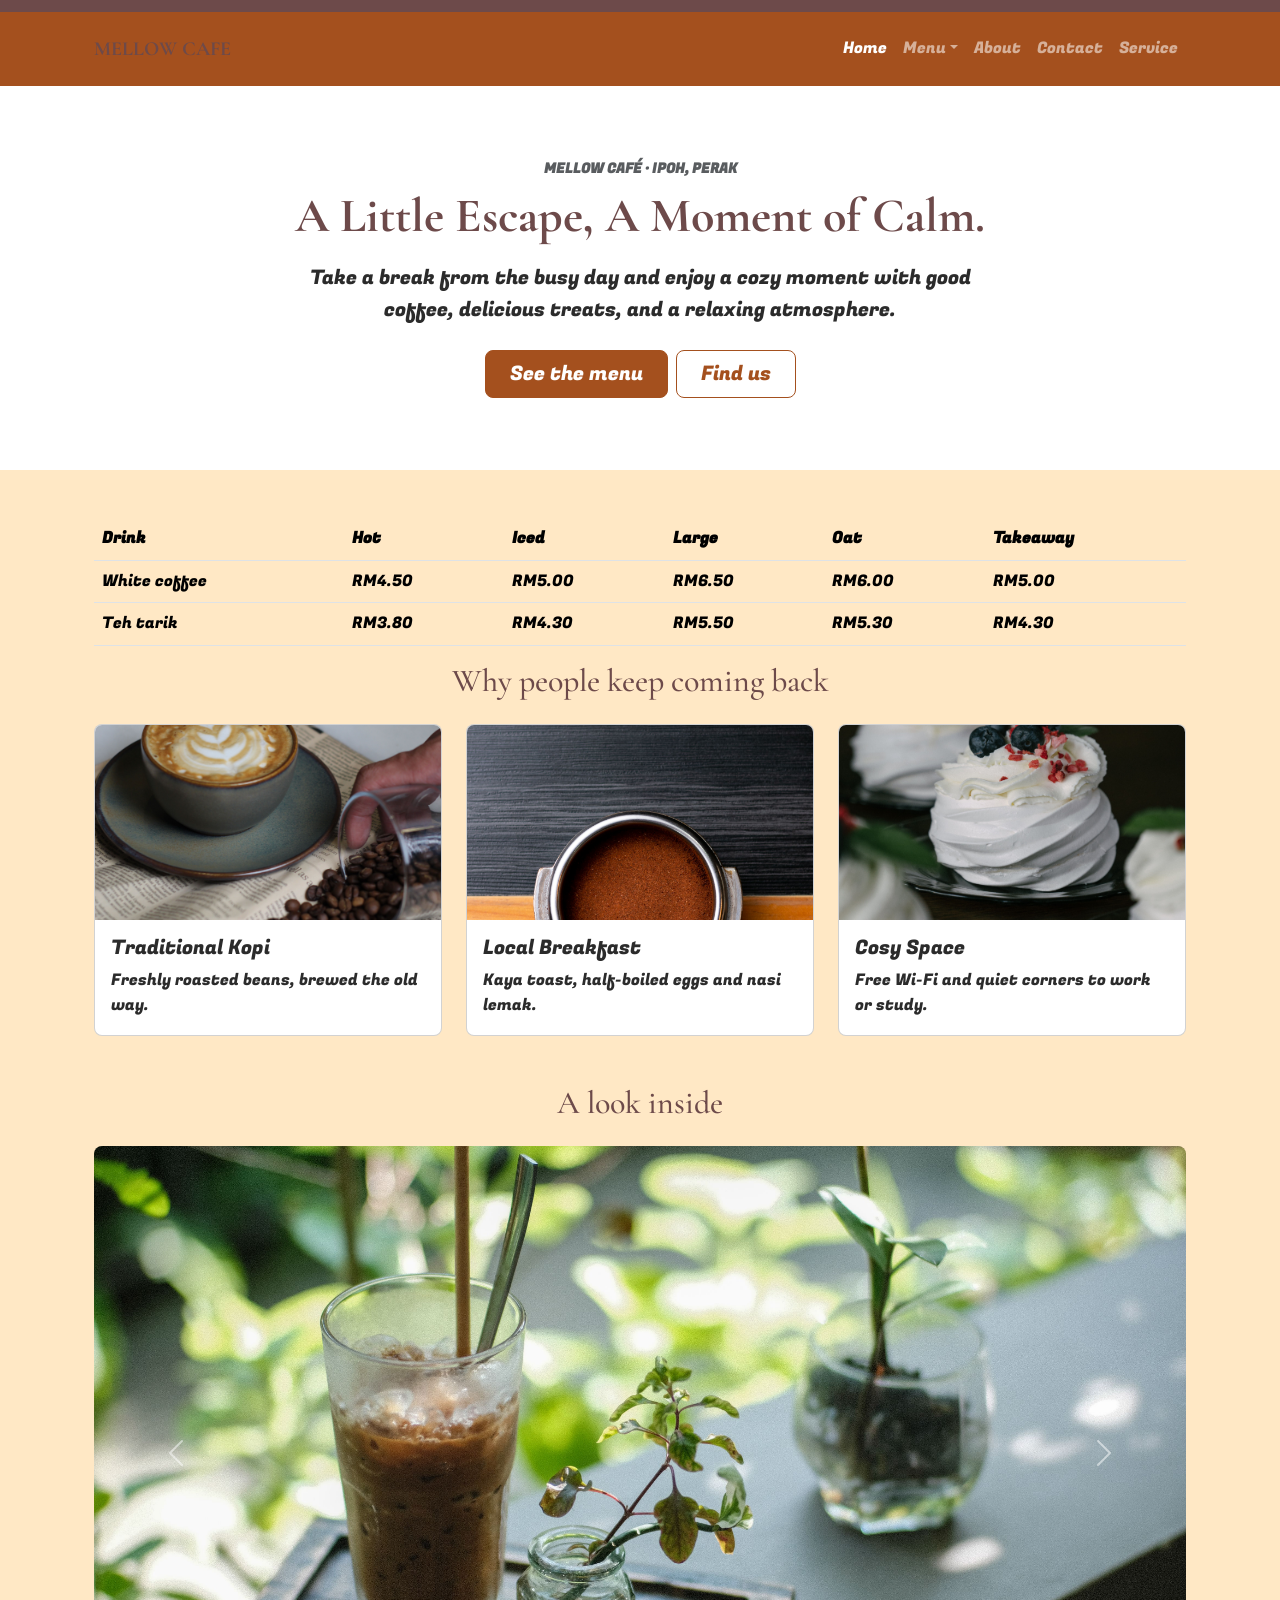
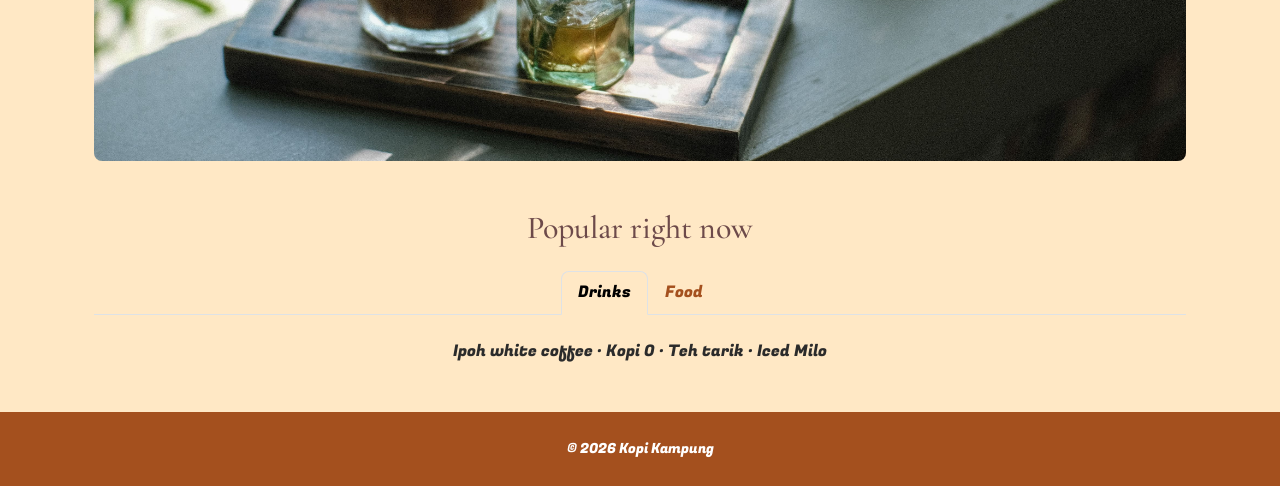
<file: index.html>
<!DOCTYPE html>
<html lang="en">
<head>
  <meta charset="UTF-8">
  <meta name="viewport" content="width=device-width, initial-scale=1">
  <title>Kopi Kampung | Home</title>

<link rel="preconnect" href="https://fonts.googleapis.com">
<link rel="preconnect" href="https://fonts.gstatic.com" crossorigin>
<link
  href="https://fonts.googleapis.com/css2?family=Cormorant+Garamond:ital,wght@0,300..700;1,300..700&family=Fugaz+One&display=swap"
  rel="stylesheet">

  <link href="css/bootstrap.min.css" rel="stylesheet">
  <link href="css/style.css" rel="stylesheet">
</head>
<body>

<nav class="navbar navbar-expand-lg bg-dark sticky-top" data-bs-theme="dark">
  <div class="container">
    <a class="navbar-brand fw-bold" href="index.html">MELLOW CAFE</a>
    <button class="navbar-toggler" type="button" data-bs-toggle="collapse" data-bs-target="#mainNav"
      aria-controls="mainNav" aria-expanded="false" aria-label="Toggle navigation">
      <span class="navbar-toggler-icon"></span>
    </button>
    <div class="collapse navbar-collapse" id="mainNav">
     <ul class="navbar-nav ms-auto mb-2 mb-lg-0">
<li class="nav-item">
  <a class="nav-link active" aria-current="page" href="index.html">Home</a>
</li>

<li class="nav-item dropdown">
  <a class="nav-link dropdown-toggle" href="#" role="button" data-bs-toggle="dropdown" aria-expanded="false">Menu</a>
  <ul class="dropdown-menu">
    <li><a class="dropdown-item" href="menu-drinks.html">Drinks</a></li>
    <li><a class="dropdown-item" href="menu-food.html">Food</a></li>
    <li><a class="dropdown-item" href="menu-dessert.html">Dessert</a></li>
  </ul>
</li>

<li class="nav-item">
  <a class="nav-link" href="about.html">About</a>
</li>
<li class="nav-item">
  <a class="nav-link" href="contact.html">Contact</a>
</li>
<li class="nav-item">
  <a class="nav-link" href="contact.html">Service</a>
</li>
</ul>
    </div>
  </div>
</nav>

<header class="bg-body-tertiary py-5">
  <div class="container py-lg-4">
    <div class="row justify-content-center">
      <div class="col-12 col-lg-8 text-center">
        <p class="text-uppercase small fw-semibold text-body-secondary mb-2">Mellow café · Ipoh, Perak</p>
        <h1 class="display-5 fw-bold mb-3">A Little Escape, A Moment of Calm.</h1>
        <p class="lead mb-4">Take a break from the busy day and enjoy a cozy moment with good coffee, delicious treats, and a relaxing atmosphere.</p>
        <div class="d-grid gap-2 d-sm-flex justify-content-sm-center">
          <a href="menu-drinks.html" class="btn btn-primary btn-lg px-4">See the menu</a>
        
          <button type="button" class="btn btn-outline-primary btn-lg px-4" data-bs-toggle="modal"
            data-bs-target="#findUsModal">Find us</button>
        </div>
      </div>
    </div>
  </div>
</header>

  <main class="container my-5">

   

    <div class="table-responsive">
      <table class="table">
        <tr>
          <th>Drink</th>
          <th>Hot</th>
          <th>Iced</th>
          <th>Large</th>
          <th>Oat</th>
          <th>Takeaway</th>
        </tr>
        <tr>
          <td>White coffee</td>
          <td>RM4.50</td>
          <td>RM5.00</td>
          <td>RM6.50</td>
          <td>RM6.00</td>
          <td>RM5.00</td>
        </tr>
        <tr>
          <td>Teh tarik</td>
          <td>RM3.80</td>
          <td>RM4.30</td>
          <td>RM5.50</td>
          <td>RM5.30</td>
          <td>RM4.30</td>
        </tr>
      </table>
    </div>


    <h2 class="text-center mb-4">
      Why people keep coming back
    </h2>
    <div class="row g-4">
      <div class="col-12 col-md-6 col-lg-4">
        <div class="card h-100">
          <img src="images/coffee-bean.jpg" class="card-img-top" alt="Kopi on a marble table">
          <div class="card-body">
            <h3 class="card-title h5">Traditional Kopi</h3>
            <p class="card-text">Freshly roasted beans, brewed the old way.</p>
          </div>
        </div>
      </div>
      <div class="col-12 col-md-6 col-lg-4">
      <div class="card h-100">
        <img src="images/coffee-powder.jpg" class="card-img-top" alt="Kaya toast with butter">
        <div class="card-body">
          <h3 class="card-title h5">Local Breakfast</h3>
          <p class="card-text">Kaya toast, half-boiled eggs and nasi lemak.</p>
        </div>
      </div>
      </div>
      <div class="col-12 col-md-12 col-lg-4">
      <div class="card h-100">
        <img src="images/idk-jpg.jpg" class="card-img-top" alt="Old patterned floor tiles">
        <div class="card-body">
          <h3 class="card-title h5">Cosy Space</h3>
          <p class="card-text">Free Wi-Fi and quiet corners to work or study.</p>
        </div>
      </div>
      </div>
    
    </div>

<!-- CAROUSEL: photos that slide -->
<h2 class="text-center mt-5 mb-4">A look inside</h2>
<div id="shopCarousel" class="carousel slide" data-bs-ride="carousel">
  <div id="shopCarousel" class="carousel slide carousel-fade" data-bs-ride="carousel" data-bs-interval="2000">
  <div class="carousel-inner rounded">
    <div class="carousel-item active">
      <img src="images/cofee-tea.jpg" class="d-block w-100" alt="Kopi Kampung shopfront">
    </div>
    
    <div class="carousel-item">
      <img src="images/matcha-swissrow.jpg" class="d-block w-100" alt="Front counter">
    </div>
    <div class="carousel-item">
      <img src="images/chocolate-cake.jpg" class="d-block w-100" alt="Charcoal roaster">
    </div>
  </div>

<button class="carousel-control-prev" type="button" data-bs-target="#shopCarousel" data-bs-slide="prev">
  <span class="carousel-control-prev-icon" aria-hidden="true"></span>
  <span class="visually-hidden">Previous</span>
</button>
<button class="carousel-control-next" type="button" data-bs-target="#shopCarousel" data-bs-slide="next">
  <span class="carousel-control-next-icon" aria-hidden="true"></span>
  <span class="visually-hidden">Next</span>
</button>

</div>


<!-- TABS: one panel at a time -->
<h2 class="text-center mt-5 mb-4">Popular right now</h2>
<ul class="nav nav-tabs justify-content-center">
  <li class="nav-item">
    <button class="nav-link active" type="button" data-bs-toggle="tab" data-bs-target="#drinks">Drinks</button>

  </li>
  <li class="nav-item">
    <button class="nav-link" type="button" data-bs-toggle="tab" data-bs-target="#food">Food</button>

  </li>
</ul>

<div class="tab-content pt-4 text-center">
  <div class="tab-pane fade show active" id="drinks">
    <p>Ipoh white coffee · Kopi O · Teh tarik · Iced Milo</p>
  </div>
  <div class="tab-pane fade" id="food">
    <p>Kaya butter toast · Half-boiled eggs · Nasi lemak</p>
  </div>
</div>

  </main>

  <footer class="bg-dark text-white py-4">
    <div class="container text-center">
      <small>&copy; 2026 Kopi Kampung</small>
    </div>
  </footer>

<!-- 5. MODAL: opens from the Find us button -->
<div class="modal fade" id="findUsModal" tabindex="-1"
aria-labelledby="findUsTitle" aria-hidden="true">
<div class="modal-dialog modal-dialog-centered">
<div class="modal-content">
<div class="modal-header">
<h2 class="modal-title h5" id="findUsTitle">Find us</h2>
<button type="button" class="btn-close" data-bs-dismiss="modal" aria-label="Close"></button>
</div>
<div class="modal-body">
<p class="mb-1"><b>Ipoh Old Town, Perak</b></p>
<p>Open daily, 7 am to 6 pm. Closed on Tuesdays.</p>
<a href="contact.html" class="btn btn-primary">Send us a message</a>
</div>
</div>
</div>
</div>

  
  <script src="js/bootstrap.bundle.min.js"></script>
  <script src="js/script.js"></script>
</body>
</html>
</file>
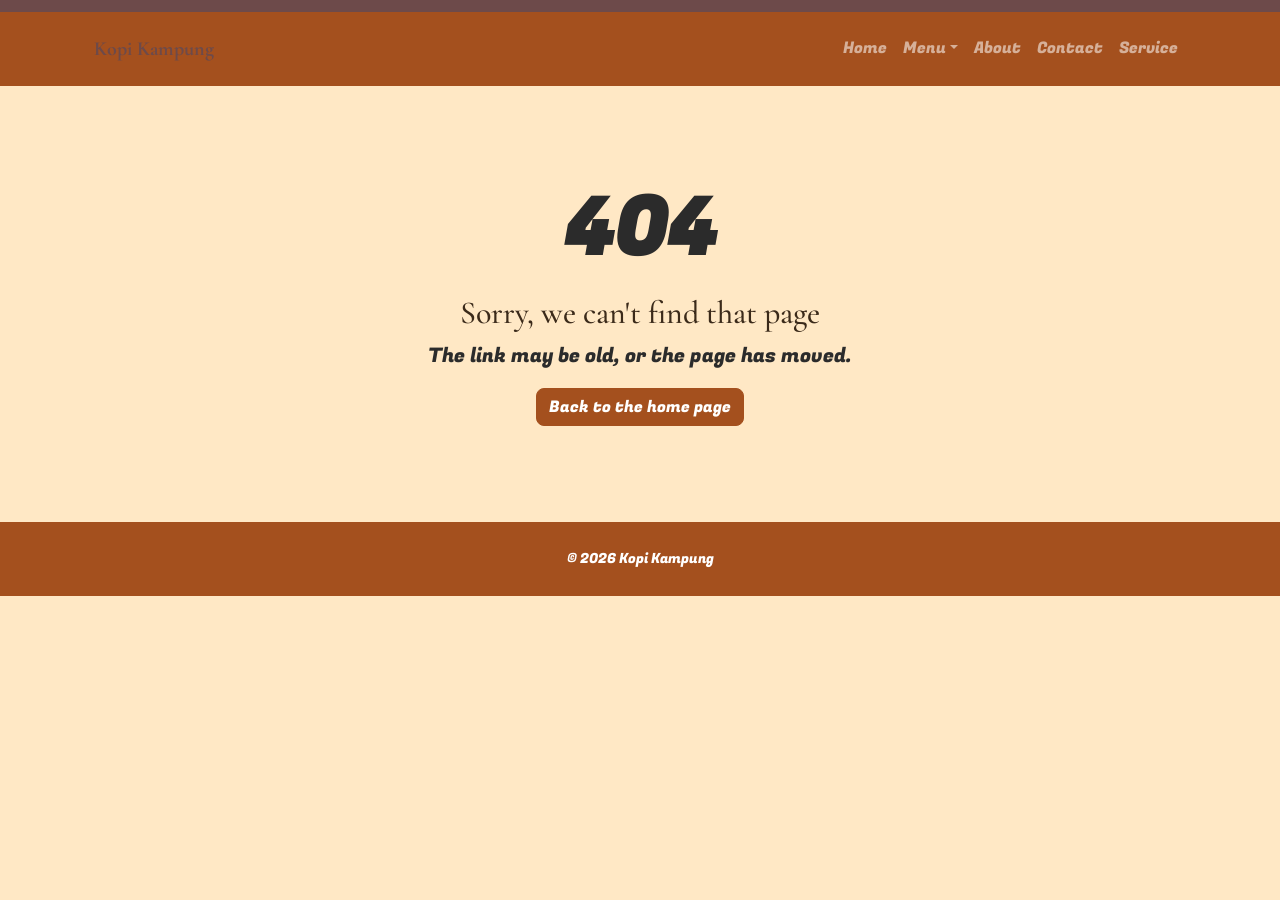
<file: about.html>
<!DOCTYPE html>
<html lang="en">
<head>
  <meta charset="UTF-8">
  <meta name="viewport" content="width=device-width, initial-scale=1">
  <title>Page not found . Kopi Kampung</title>

<link rel="preconnect" href="https://fonts.googleapis.com">
<link rel="preconnect" href="https://fonts.gstatic.com" crossorigin>
<link
  href="https://fonts.googleapis.com/css2?family=Cormorant+Garamond:ital,wght@0,300..700;1,300..700&family=Fugaz+One&display=swap"
  rel="stylesheet">

  <link href="css/bootstrap.min.css" rel="stylesheet">
  <link href="css/style.css" rel="stylesheet">
</head>
<body>

<nav class="navbar navbar-expand-lg bg-dark sticky-top" data-bs-theme="dark">
  <div class="container">
    <a class="navbar-brand fw-bold" href="index.html">Kopi Kampung</a>
    <button class="navbar-toggler" type="button" data-bs-toggle="collapse" data-bs-target="#mainNav"
      aria-controls="mainNav" aria-expanded="false" aria-label="Toggle navigation">
      <span class="navbar-toggler-icon"></span>
    </button>
    <div class="collapse navbar-collapse" id="mainNav">
     <ul class="navbar-nav ms-auto mb-2 mb-lg-0">
<li class="nav-item">
  <a class="nav-link"  href="index.html">Home</a>
</li>

<li class="nav-item dropdown">
  <a class="nav-link dropdown-toggle" href="#" role="button" data-bs-toggle="dropdown" aria-expanded="false">Menu</a>
  <ul class="dropdown-menu">
    <li><a class="dropdown-item" href="menu-drinks.html">Drinks</a></li>
    <li><a class="dropdown-item" href="menu-food.html">Food</a></li>
    <li><a class="dropdown-item" href="menu-dessert.html">Dessert</a></li>
  </ul>
</li>

<li class="nav-item">
  <a class="nav-link " href="about.html">About</a>
</li>
<li class="nav-item">
  <a class="nav-link" href="contact.html">Contact</a>
</li>
<li class="nav-item">
  <a class="nav-link" href="contact.html">Service</a>
</li>
</ul>
    </div>
  </div>
</nav>


  <main class="container my-5">

    <section class="text-center py-5">
      <p class="display-1 fw-bold">404</p>
      <h1 class="h2">Sorry, we can't find that page</h1>
      <p class="lead">
        The link may be old, or the page has moved.
      </p>
      <a href="index.html" class="btn btn-primary">
        Back to the home page
      </a>
    </section>



  </main>

  <footer class="bg-dark text-white py-4">
    <div class="container text-center">
      <small>&copy; 2026 Kopi Kampung</small>
    </div>
  </footer>

  <script src="js/bootstrap.bundle.min.js"></script&gt;
  <script src="js/script.js"></script>
</body>
</html>
</file>
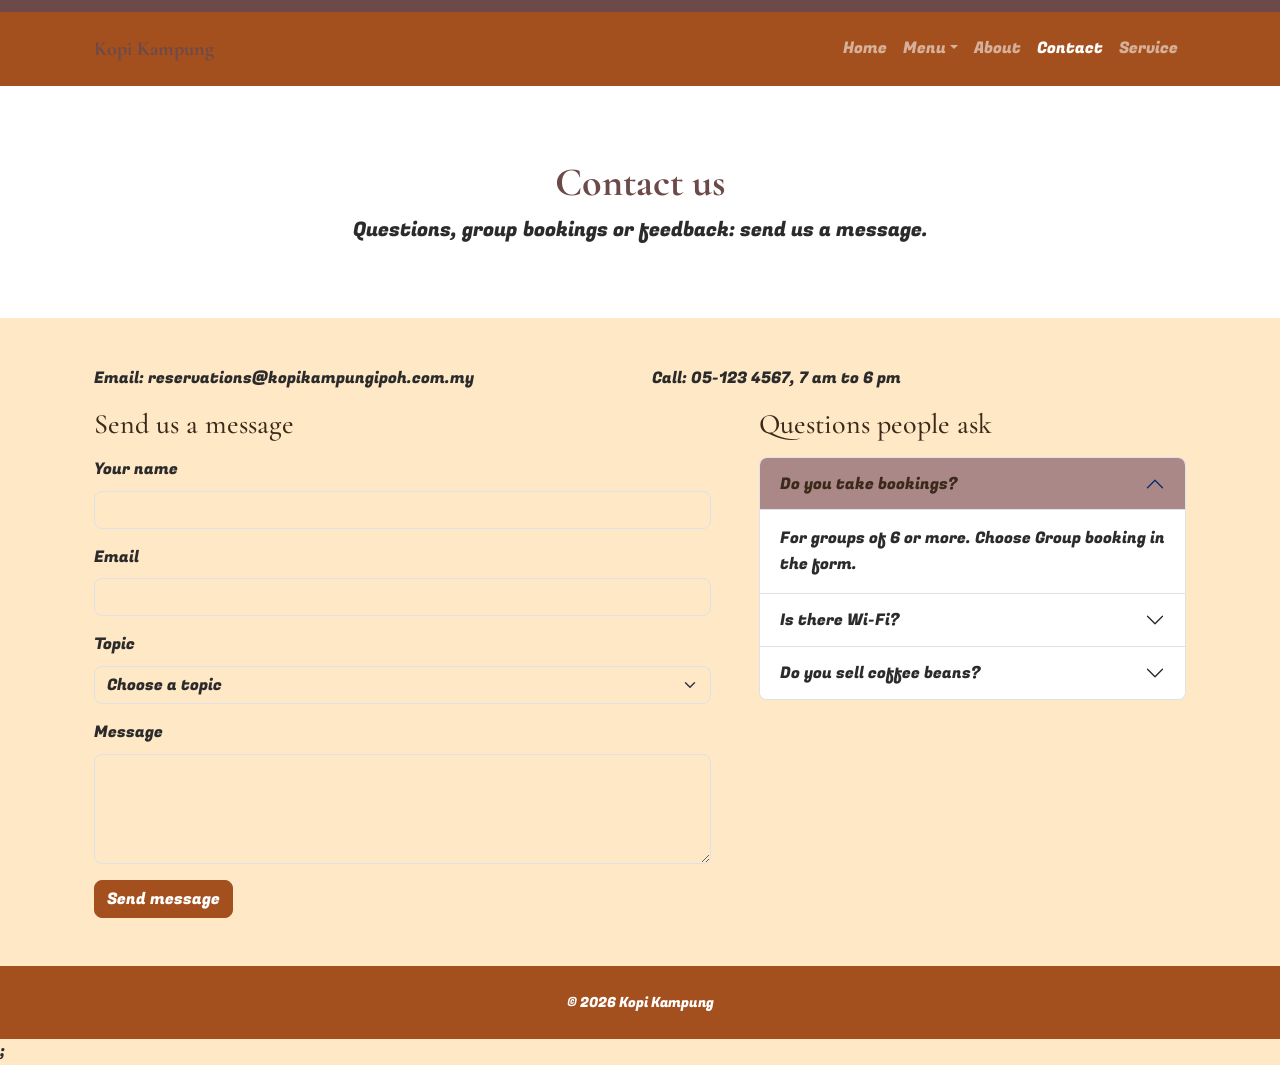
<file: contact.html>
<!DOCTYPE html>
<html lang="en">
<head>
  <meta charset="UTF-8">
  <meta name="viewport" content="width=device-width, initial-scale=1">
  <title>Kopi Kampung | Contact</title>

<link rel="preconnect" href="https://fonts.googleapis.com">
<link rel="preconnect" href="https://fonts.gstatic.com" crossorigin>
<link
  href="https://fonts.googleapis.com/css2?family=Cormorant+Garamond:ital,wght@0,300..700;1,300..700&family=Fugaz+One&display=swap"
  rel="stylesheet">

  <link href="css/bootstrap.min.css" rel="stylesheet">
  <link href="css/style.css" rel="stylesheet">
</head>
<body>

<nav class="navbar navbar-expand-lg bg-dark sticky-top" data-bs-theme="dark">
  <div class="container">
    <a class="navbar-brand fw-bold" href="index.html">Kopi Kampung</a>
    <button class="navbar-toggler" type="button" data-bs-toggle="collapse" data-bs-target="#mainNav"
      aria-controls="mainNav" aria-expanded="false" aria-label="Toggle navigation">
      <span class="navbar-toggler-icon"></span>
    </button>
    <div class="collapse navbar-collapse" id="mainNav">
     <ul class="navbar-nav ms-auto mb-2 mb-lg-0">
<li class="nav-item">
  <a class="nav-link"  href="index.html">Home</a>
</li>

<li class="nav-item dropdown">
  <a class="nav-link dropdown-toggle" href="#" role="button" data-bs-toggle="dropdown" aria-expanded="false">Menu</a>
  <ul class="dropdown-menu">
    <li><a class="dropdown-item" href="menu-drinks.html">Drinks</a></li>
    <li><a class="dropdown-item" href="menu-food.html">Food</a></li>
    <li><a class="dropdown-item" href="menu-dessert.html">Dessert</a></li>
  </ul>
</li>

<li class="nav-item">
  <a class="nav-link " href="about.html">About</a>
</li>
<li class="nav-item">
  <a class="nav-link active" aria-current="page" href="contact.html">Contact</a>
</li>
<li class="nav-item">
  <a class="nav-link" href="service.html">Service</a>
</li>
</ul>
    </div>
  </div>
</nav>

<header class="bg-body-tertiary py-5">
  <div class="container py-lg-4">
    <div class="row justify-content-center">
      <div class="col-12 col-lg-8 text-center">
      <h1 class="display-6 fw-bold">Contact us</h1>
      <p class="lead mb-0">Questions, group bookings or feedback: send us a message.</p>
        
      </div>
    </div>
  </div>
</header>

  <main class="container my-5">

     <!-- PRACTICE: a long email in a narrow column -->
    <div class="row">
      <div class="col-6">
        <p class="text-break">Email: reservations@kopikampungipoh.com.my</p>
      </div>
      <div class="col-6">
        <p>Call: 05-123 4567, 7 am to 6 pm</p>
      </div>
    </div>

    <div class="row g-4 g-lg-5">
      <!-- 3a. CONTACT FORM: checked by js/script.js -->
      <div class="col-12 col-lg-7">

        <h2 class="h3 mb-3">Send us a message</h2>
        <form id="contact-form" >
          <div class="mb-3">
            <label for="name" class="form-label">Your name</label>
            <input type="text" class="form-control" id="name" required minlength="2">
            <div class="invalid-feedback">Please type your name.</div>
          </div>
          <div class="mb-3">
            <label for="email" class="form-label">Email</label>
            <input type="email" class="form-control" id="email" required>
            <div class="invalid-feedback">Please type an email like name@example.com.</div>
          </div>

          <div class="mb-3">
            <label for="topic" class="form-label">Topic</label>
            <select class="form-select" id="topic" required>
              <option value="">Choose a topic</option>
              <option>Group booking (6 or more)</option>
              <option>Feedback</option>
              <option>Something else</option>
            </select>
            <div class="invalid-feedback">Please choose a topic.</div>
          </div>
          <div class="mb-3">
            <label for="message" class="form-label">Message</label>
            <textarea class="form-control" id="message" rows="4" required minlength="10"></textarea>
            <div class="invalid-feedback">Please write at least 10 characters.</div>
          </div>


          <button type="submit" class="btn btn-primary"
          data-bs-toggle="tooltip" data-bs-title="We reply within 2 working days">Send message</button>
          <div id="form-thanks" class="alert alert-success d-none mt-3" role="alert">
            Thank you! We will reply within 2 working days.
          </div>

        </form>

      </div>
      <!-- 3b. FAQ: an accordion -->
      <div class="col-12 col-lg-5">
        <h2 class="h3 mb-3">Questions people ask</h2>
        <div class="accordion" id="faq">
          <div class="accordion-item">
            <h3 class="accordion-header">
              <button class="accordion-button" type="button" data-bs-toggle="collapse" data-bs-target="#faq1"
                aria-expanded="true">
                Do you take bookings?
              </button>
            </h3>
            <div id="faq1" class="accordion-collapse collapse show"data-bs-parent="#faq" >
              <div class="accordion-body">For groups of 6 or more. Choose Group booking in the form.</div>
            </div>
          </div>
          
              <div class="accordion-item">
                <h3 class="accordion-header">
                  <button class="accordion-button collapsed" type="button" data-bs-toggle="collapse" data-bs-target="#faq2"
                    aria-expanded="false">
                    Is there Wi-Fi?
                  </button>
                </h3>
                <div id="faq2" class="accordion-collapse collapse" data-bs-parent="#faq">
                  <div class="accordion-body">Yes, free Wi-Fi. Ask at the counter for the password.</div>
                </div>
              </div>

              <div class="accordion-item">
                <h3 class="accordion-header">
                  <button class="accordion-button collapsed" type="button" data-bs-toggle="collapse" data-bs-target="#faq3"
                    aria-expanded="false">
                    Do you sell coffee beans?
                  </button>
                </h3>
                <div id="faq3" class="accordion-collapse collapse" data-bs-parent="#faq">
                  <div class="accordion-body">Yes, our charcoal-roasted beans come in 250 g bags.</div>
                </div>
              </div>
        </div>
      </div>
    </div>



  </main>

  <footer class="bg-dark text-white py-4">
    <div class="container text-center">
      <small>&copy; 2026 Kopi Kampung</small>
    </div>
  </footer>

  <script src="js/bootstrap.bundle.min.js"></script>;
  <script src="js/script.js"></script>
</body>
</html>
</file>
<file: css/style.css>
:root {
--test-colour: #6d4a4a;

--brand-espresso: rgb(59, 42, 26); /* navbar, footer, headings */
--brand-cream: rgb(255, 232, 197); /* page background */
--brand-charcoal: #2B2B2B; /* body text */
--brand-orange: rgb(164, 80, 30); /* buttons */
--font-heading: "Cormorant Garamond", Georgia, serif;
--font-body: "Fugaz One", Arial, sans-serif;
--brand-radius: 8px; /* rounded corners */
}

/* 2. BOOTSTRAP: use my brand */
:root {
--bs-body-bg: var(--brand-cream);
--bs-body-color: var(--brand-charcoal);
--bs-body-font-family: var(--font-body);
--bs-body-font-size: 1rem;
--bs-body-line-height: 1.6;
--bs-heading-color: var(--brand-espresso);
--bs-border-radius: var(--brand-radius);
--bs-dark-rgb: 164, 80, 30;
--bs-light-rgb: 255, 232, 197;
--bs-tertiary-bg-rgb: 255, 255, 255;
}

h1, h2, .navbar-brand {
font-family: var(--font-heading);
color: var(--test-colour);
}

body {
border-top:12px solid var(--test-colour);
}

/* 4. DARK PARTS (the navbar): the Menu dropdown too */
[data-bs-theme="dark"] {
--bs-body-bg: var(--brand-espresso);
}

/* 5. BUTTONS: my button colour */
.btn-primary {
--bs-btn-bg: var(--brand-orange);
--bs-btn-border-color: var(--brand-orange);
--bs-btn-hover-bg: var(--brand-espresso);
--bs-btn-hover-border-color: var(--brand-espresso);
--bs-btn-active-bg: var(--brand-espresso);
--bs-btn-active-border-color: var(--brand-espresso);
}

.btn-outline-primary {
--bs-btn-color: var(--brand-orange);
--bs-btn-border-color: var(--brand-orange);
--bs-btn-hover-bg: var(--brand-orange);
--bs-btn-hover-border-color: var(--brand-orange);
--bs-btn-active-bg: var(--brand-espresso);
--bs-btn-active-border-color: var(--brand-espresso);
}

/* 6. SPACING: my spacing */
.container {
--bs-gutter-x: 3rem; /* page sides: 24 px each */
}
.navbar {
--bs-navbar-padding-y: 1rem; /* navbar: 16 px top and bottom */
}
/* 7. CARDS AND PHOTOS: white cards, same-shape photos */
.card {
--bs-card-bg: rgb(255, 255, 255);
}

.card-img-top,
.carousel-item img {
aspect-ratio: 16 / 9;
object-fit: cover;
}

/* 8. TABS: my colours */
.nav-tabs {
--bs-nav-link-color: var(--brand-orange);
--bs-nav-link-hover-color: var(--brand-espresso);
}

/* 9. ACCORDION: my colours */
.accordion {
--bs-accordion-bg: white;
--bs-accordion-active-bg: rgb(171, 136, 136);
--bs-accordion-active-color: var(--brand-espresso);
}
</file>
